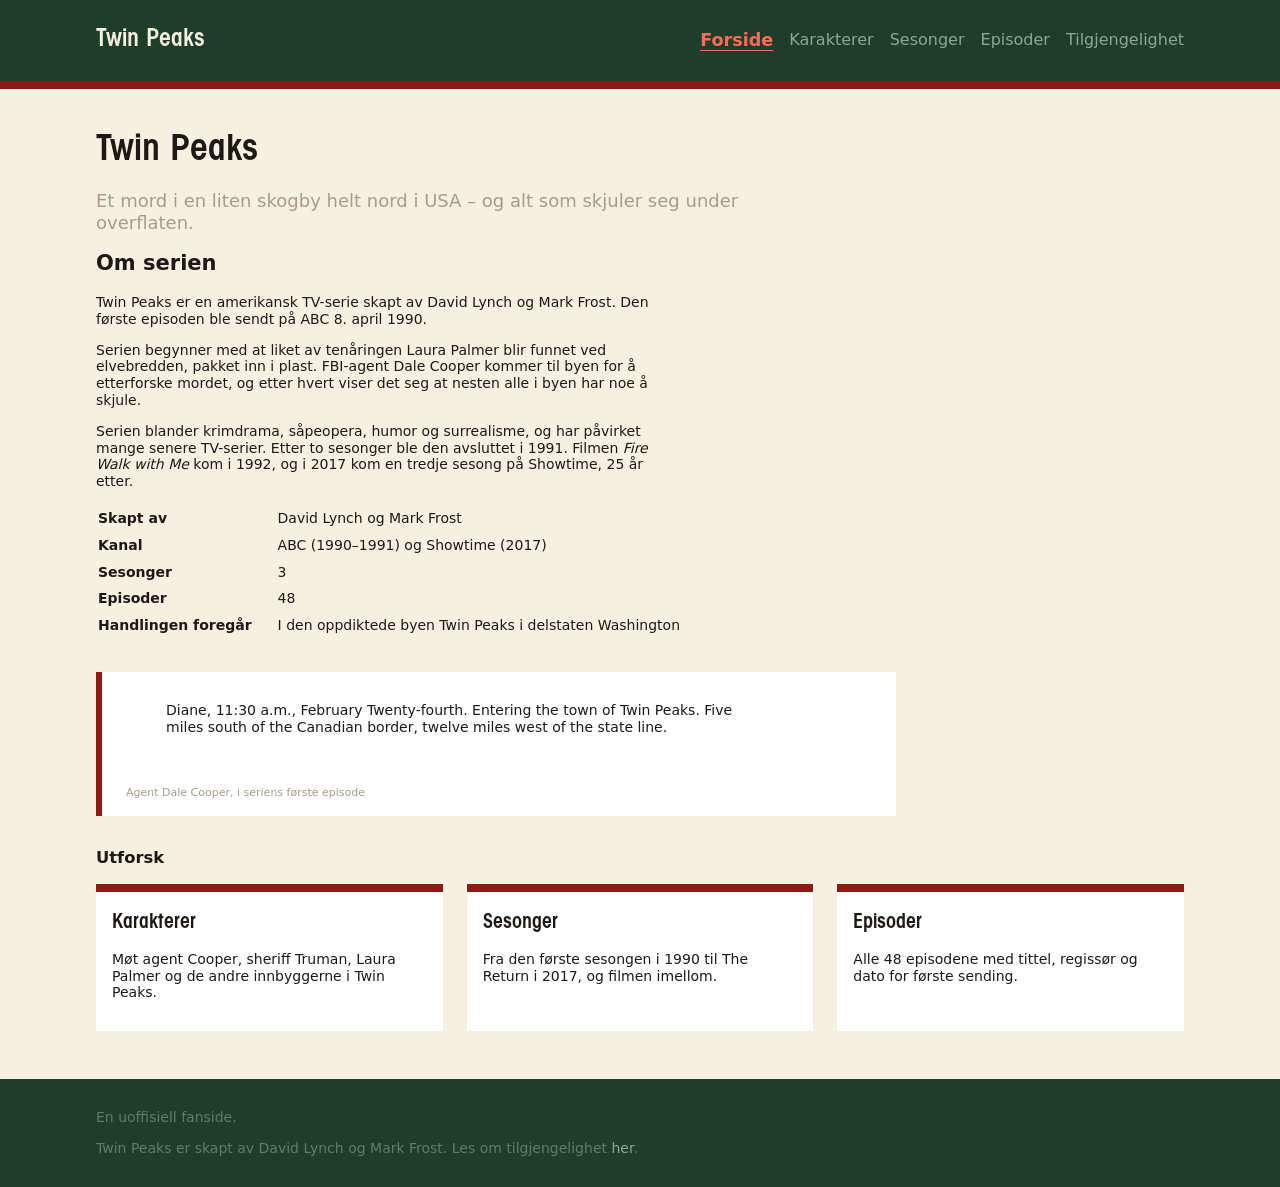
<file: Code-along/Uke 43 og 44 - UU - Twin Peaks/index.html>
<!doctype html>
<html lang="nb-NO">
	<head>
		<meta charset="UTF-8" />
		<meta name="viewport" content="width=device-width, initial-scale=1.0" />
		<title>Twin Peaks</title>
		<link rel="stylesheet" href="css/style.css" />
	</head>
	<body>
		<a id="go-to-main" href="#main">Gå til hovedinnhold</a>
		<header class="header">
			<nav class="wrap header-inner" aria-label="hovedmeny">
				<a class="logo" href="index.html">Twin Peaks</a>
				<ul class="menu">
					<li><a class="menu-item" aria-current="page" href="index.html">Forside</a></li>
					<li><a class="menu-item" href="karakterer.html">Karakterer</a></li>
					<li><a class="menu-item" href="sesonger.html">Sesonger</a></li>
					<li><a class="menu-item" href="episoder.html">Episoder</a></li>
					<li><a class="menu-item" href="tilgjengelighet.html">Tilgjengelighet</a></li>
				</ul>
			</nav>
		</header>
		<main id="main" class="content">
			<section class="wrap">
				<h1 class="page-title">Twin Peaks</h1>
				<p class="lead">
					Et mord i en liten skogby helt nord i USA – og alt som skjuler seg under overflaten.
				</p>

				<h2>Om serien</h2>
				<p>
					Twin Peaks er en amerikansk TV-serie skapt av David Lynch og Mark Frost. Den første
					episoden ble sendt på ABC 8. april 1990.
				</p>
				<p>
					Serien begynner med at liket av tenåringen Laura Palmer blir funnet ved elvebredden,
					pakket inn i plast. FBI-agent Dale Cooper kommer til byen for å etterforske mordet, og
					etter hvert viser det seg at nesten alle i byen har noe å skjule.
				</p>
				<p>
					Serien blander krimdrama, såpeopera, humor og surrealisme, og har påvirket mange senere
					TV-serier. Etter to sesonger ble den avsluttet i 1991. Filmen <i>Fire Walk with Me</i> kom
					i 1992, og i 2017 kom en tredje sesong på Showtime, 25 år etter.
				</p>

				<table class="facts">
					<tr>
						<td><b>Skapt av</b></td>
						<td>David Lynch og Mark Frost</td>
					</tr>
					<tr>
						<td><b>Kanal</b></td>
						<td>ABC (1990–1991) og Showtime (2017)</td>
					</tr>
					<tr>
						<td><b>Sesonger</b></td>
						<td>3</td>
					</tr>
					<tr>
						<td><b>Episoder</b></td>
						<td>48</td>
					</tr>
					<tr>
						<td><b>Handlingen foregår</b></td>
						<td>I den oppdiktede byen Twin Peaks i delstaten Washington</td>
					</tr>
				</table>

				<article class="quote">
					<blockquote lang="en">
						<p>
							Diane, 11:30 a.m., February Twenty-fourth. Entering the town of Twin Peaks. Five miles
							south of the Canadian border, twelve miles west of the state line.
						</p>
					</blockquote>
					<br /><br />
					<span class="small">Agent Dale Cooper, i seriens første episode</span>
				</article>

				<h3>Utforsk</h3>
				<aside class="cards">
					<article class="card">
						<h4><a class="card-title" href="karakterer.html">Karakterer </a></h4>
						<p>
							Møt agent Cooper, sheriff Truman, Laura Palmer og de andre innbyggerne i Twin Peaks.
						</p>
					</article>
					<article class="card">
						<h4><a class="card-title" href="sesonger.html"> Sesonger</a></h4>
						<p>Fra den første sesongen i 1990 til The Return i 2017, og filmen imellom.</p>
					</article>
					<article class="card">
						<h4><a class="card-title" href="episoder.html">Episoder</a></h4>
						<p>Alle 48 episodene med tittel, regissør og dato for første sending.</p>
					</article>
				</aside>
			</section>
		</main>

		<footer class="footer">
			<div class="wrap">
				<p>En uoffisiell fanside.</p>
				<p>
					Twin Peaks er skapt av David Lynch og Mark Frost. Les om tilgjengelighet
					<a href="tilgjengelighet.html">her</a>.
				</p>
			</div>
		</footer>
	</body>
</html>
</file>
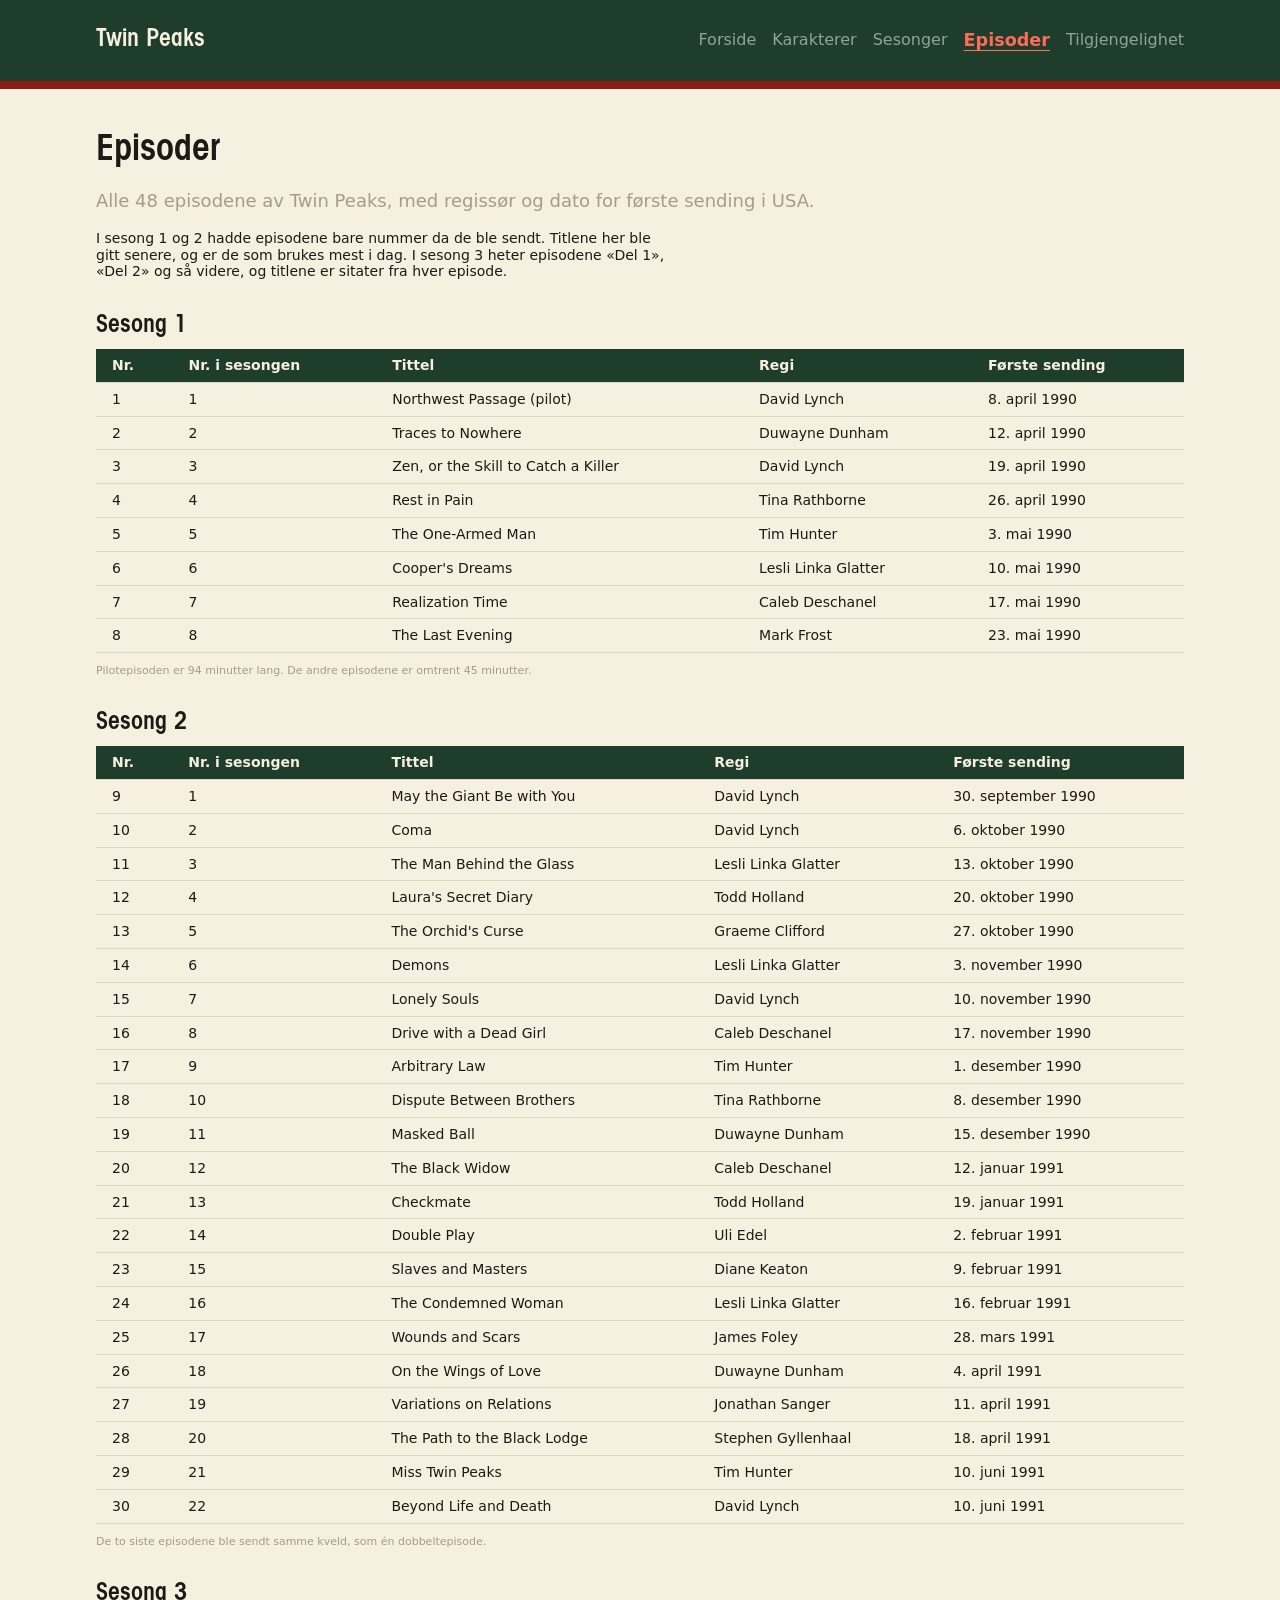
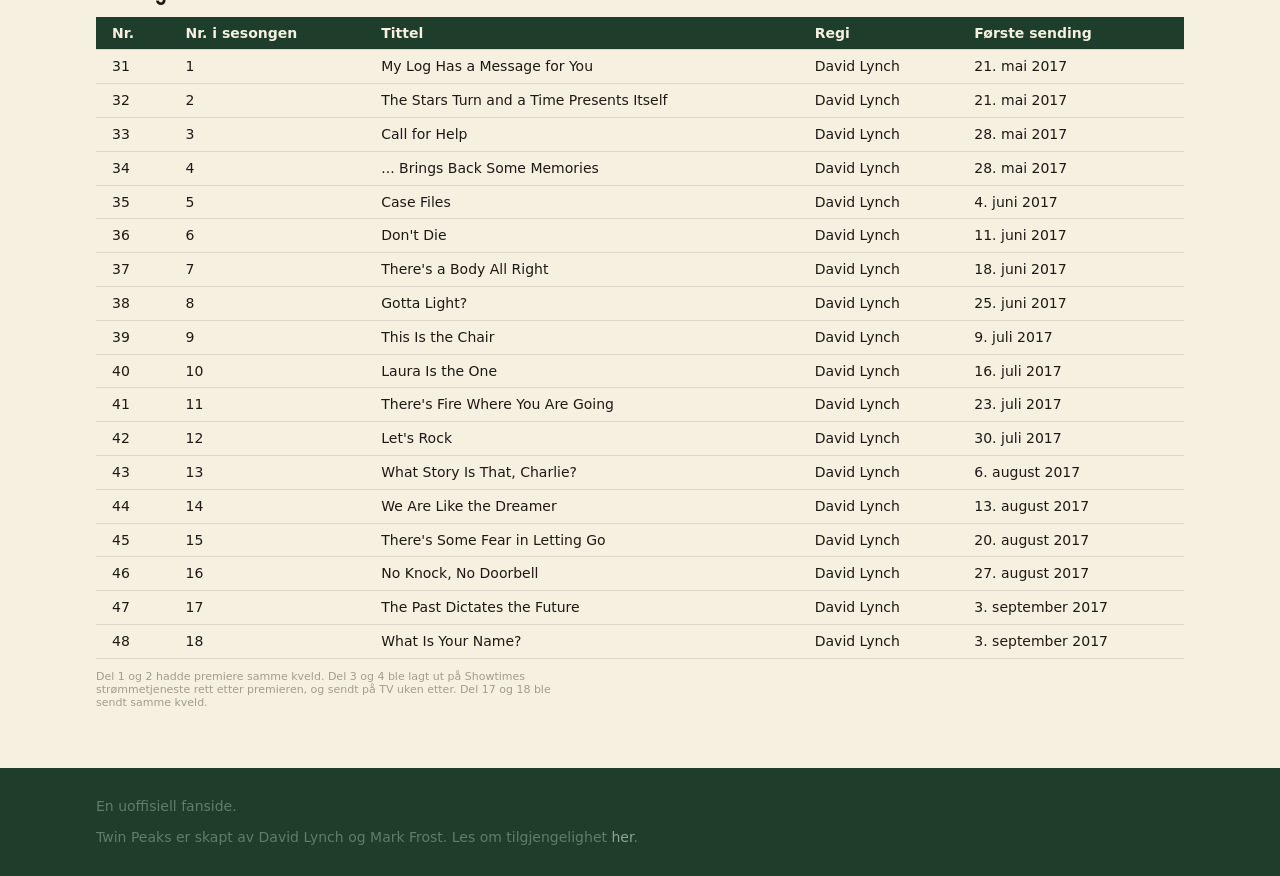
<file: Code-along/Uke 43 og 44 - UU - Twin Peaks/episoder.html>
<!doctype html>
<html lang="nb-NO">
	<head>
		<meta charset="UTF-8" />
		<meta name="viewport" content="width=device-width, initial-scale=1.0" />
		<title>Twin Peaks</title>
		<link rel="stylesheet" href="css/style.css" />
	</head>
	<body>
		<header class="header">
			<nav class="wrap header-inner" aria-label="hovedmeny">
				<a class="logo" href="index.html">Twin Peaks</a>
				<ul class="menu">
					<li><a class="menu-item" href="index.html">Forside</a></li>
					<li><a class="menu-item" href="karakterer.html">Karakterer</a></li>
					<li><a class="menu-item" href="sesonger.html">Sesonger</a></li>
					<li><a class="menu-item" aria-current="page" href="episoder.html">Episoder</a></li>
					<li><a class="menu-item" href="tilgjengelighet.html">Tilgjengelighet</a></li>
				</ul>
			</nav>
		</header>

		<div class="content">
			<div class="wrap">
				<div class="page-title">Episoder</div>
				<p class="lead">
					Alle 48 episodene av Twin Peaks, med regissør og dato for første sending i USA.
				</p>
				<p>
					I sesong 1 og 2 hadde episodene bare nummer da de ble sendt. Titlene her ble gitt senere,
					og er de som brukes mest i dag. I sesong 3 heter episodene «Del 1», «Del 2» og så videre,
					og titlene er sitater fra hver episode.
				</p>

				<h4>Sesong 1</h4>
				<table class="episodes">
					<tr class="table-head">
						<td>Nr.</td>
						<td>Nr. i sesongen</td>
						<td>Tittel</td>
						<td>Regi</td>
						<td>Første sending</td>
					</tr>
					<tr>
						<td>1</td>
						<td>1</td>
						<td>Northwest Passage (pilot)</td>
						<td>David Lynch</td>
						<td>8. april 1990</td>
					</tr>
					<tr>
						<td>2</td>
						<td>2</td>
						<td>Traces to Nowhere</td>
						<td>Duwayne Dunham</td>
						<td>12. april 1990</td>
					</tr>
					<tr>
						<td>3</td>
						<td>3</td>
						<td>Zen, or the Skill to Catch a Killer</td>
						<td>David Lynch</td>
						<td>19. april 1990</td>
					</tr>
					<tr>
						<td>4</td>
						<td>4</td>
						<td>Rest in Pain</td>
						<td>Tina Rathborne</td>
						<td>26. april 1990</td>
					</tr>
					<tr>
						<td>5</td>
						<td>5</td>
						<td>The One-Armed Man</td>
						<td>Tim Hunter</td>
						<td>3. mai 1990</td>
					</tr>
					<tr>
						<td>6</td>
						<td>6</td>
						<td>Cooper's Dreams</td>
						<td>Lesli Linka Glatter</td>
						<td>10. mai 1990</td>
					</tr>
					<tr>
						<td>7</td>
						<td>7</td>
						<td>Realization Time</td>
						<td>Caleb Deschanel</td>
						<td>17. mai 1990</td>
					</tr>
					<tr>
						<td>8</td>
						<td>8</td>
						<td>The Last Evening</td>
						<td>Mark Frost</td>
						<td>23. mai 1990</td>
					</tr>
				</table>
				<p class="small">
					Pilotepisoden er 94 minutter lang. De andre episodene er omtrent 45 minutter.
				</p>

				<h4>Sesong 2</h4>
				<table class="episodes">
					<tr class="table-head">
						<td>Nr.</td>
						<td>Nr. i sesongen</td>
						<td>Tittel</td>
						<td>Regi</td>
						<td>Første sending</td>
					</tr>
					<tr>
						<td>9</td>
						<td>1</td>
						<td>May the Giant Be with You</td>
						<td>David Lynch</td>
						<td>30. september 1990</td>
					</tr>
					<tr>
						<td>10</td>
						<td>2</td>
						<td>Coma</td>
						<td>David Lynch</td>
						<td>6. oktober 1990</td>
					</tr>
					<tr>
						<td>11</td>
						<td>3</td>
						<td>The Man Behind the Glass</td>
						<td>Lesli Linka Glatter</td>
						<td>13. oktober 1990</td>
					</tr>
					<tr>
						<td>12</td>
						<td>4</td>
						<td>Laura's Secret Diary</td>
						<td>Todd Holland</td>
						<td>20. oktober 1990</td>
					</tr>
					<tr>
						<td>13</td>
						<td>5</td>
						<td>The Orchid's Curse</td>
						<td>Graeme Clifford</td>
						<td>27. oktober 1990</td>
					</tr>
					<tr>
						<td>14</td>
						<td>6</td>
						<td>Demons</td>
						<td>Lesli Linka Glatter</td>
						<td>3. november 1990</td>
					</tr>
					<tr>
						<td>15</td>
						<td>7</td>
						<td>Lonely Souls</td>
						<td>David Lynch</td>
						<td>10. november 1990</td>
					</tr>
					<tr>
						<td>16</td>
						<td>8</td>
						<td>Drive with a Dead Girl</td>
						<td>Caleb Deschanel</td>
						<td>17. november 1990</td>
					</tr>
					<tr>
						<td>17</td>
						<td>9</td>
						<td>Arbitrary Law</td>
						<td>Tim Hunter</td>
						<td>1. desember 1990</td>
					</tr>
					<tr>
						<td>18</td>
						<td>10</td>
						<td>Dispute Between Brothers</td>
						<td>Tina Rathborne</td>
						<td>8. desember 1990</td>
					</tr>
					<tr>
						<td>19</td>
						<td>11</td>
						<td>Masked Ball</td>
						<td>Duwayne Dunham</td>
						<td>15. desember 1990</td>
					</tr>
					<tr>
						<td>20</td>
						<td>12</td>
						<td>The Black Widow</td>
						<td>Caleb Deschanel</td>
						<td>12. januar 1991</td>
					</tr>
					<tr>
						<td>21</td>
						<td>13</td>
						<td>Checkmate</td>
						<td>Todd Holland</td>
						<td>19. januar 1991</td>
					</tr>
					<tr>
						<td>22</td>
						<td>14</td>
						<td>Double Play</td>
						<td>Uli Edel</td>
						<td>2. februar 1991</td>
					</tr>
					<tr>
						<td>23</td>
						<td>15</td>
						<td>Slaves and Masters</td>
						<td>Diane Keaton</td>
						<td>9. februar 1991</td>
					</tr>
					<tr>
						<td>24</td>
						<td>16</td>
						<td>The Condemned Woman</td>
						<td>Lesli Linka Glatter</td>
						<td>16. februar 1991</td>
					</tr>
					<tr>
						<td>25</td>
						<td>17</td>
						<td>Wounds and Scars</td>
						<td>James Foley</td>
						<td>28. mars 1991</td>
					</tr>
					<tr>
						<td>26</td>
						<td>18</td>
						<td>On the Wings of Love</td>
						<td>Duwayne Dunham</td>
						<td>4. april 1991</td>
					</tr>
					<tr>
						<td>27</td>
						<td>19</td>
						<td>Variations on Relations</td>
						<td>Jonathan Sanger</td>
						<td>11. april 1991</td>
					</tr>
					<tr>
						<td>28</td>
						<td>20</td>
						<td>The Path to the Black Lodge</td>
						<td>Stephen Gyllenhaal</td>
						<td>18. april 1991</td>
					</tr>
					<tr>
						<td>29</td>
						<td>21</td>
						<td>Miss Twin Peaks</td>
						<td>Tim Hunter</td>
						<td>10. juni 1991</td>
					</tr>
					<tr>
						<td>30</td>
						<td>22</td>
						<td>Beyond Life and Death</td>
						<td>David Lynch</td>
						<td>10. juni 1991</td>
					</tr>
				</table>
				<p class="small">De to siste episodene ble sendt samme kveld, som én dobbeltepisode.</p>

				<h4>Sesong 3</h4>
				<table class="episodes">
					<tr class="table-head">
						<td>Nr.</td>
						<td>Nr. i sesongen</td>
						<td>Tittel</td>
						<td>Regi</td>
						<td>Første sending</td>
					</tr>
					<tr>
						<td>31</td>
						<td>1</td>
						<td>My Log Has a Message for You</td>
						<td>David Lynch</td>
						<td>21. mai 2017</td>
					</tr>
					<tr>
						<td>32</td>
						<td>2</td>
						<td>The Stars Turn and a Time Presents Itself</td>
						<td>David Lynch</td>
						<td>21. mai 2017</td>
					</tr>
					<tr>
						<td>33</td>
						<td>3</td>
						<td>Call for Help</td>
						<td>David Lynch</td>
						<td>28. mai 2017</td>
					</tr>
					<tr>
						<td>34</td>
						<td>4</td>
						<td>... Brings Back Some Memories</td>
						<td>David Lynch</td>
						<td>28. mai 2017</td>
					</tr>
					<tr>
						<td>35</td>
						<td>5</td>
						<td>Case Files</td>
						<td>David Lynch</td>
						<td>4. juni 2017</td>
					</tr>
					<tr>
						<td>36</td>
						<td>6</td>
						<td>Don't Die</td>
						<td>David Lynch</td>
						<td>11. juni 2017</td>
					</tr>
					<tr>
						<td>37</td>
						<td>7</td>
						<td>There's a Body All Right</td>
						<td>David Lynch</td>
						<td>18. juni 2017</td>
					</tr>
					<tr>
						<td>38</td>
						<td>8</td>
						<td>Gotta Light?</td>
						<td>David Lynch</td>
						<td>25. juni 2017</td>
					</tr>
					<tr>
						<td>39</td>
						<td>9</td>
						<td>This Is the Chair</td>
						<td>David Lynch</td>
						<td>9. juli 2017</td>
					</tr>
					<tr>
						<td>40</td>
						<td>10</td>
						<td>Laura Is the One</td>
						<td>David Lynch</td>
						<td>16. juli 2017</td>
					</tr>
					<tr>
						<td>41</td>
						<td>11</td>
						<td>There's Fire Where You Are Going</td>
						<td>David Lynch</td>
						<td>23. juli 2017</td>
					</tr>
					<tr>
						<td>42</td>
						<td>12</td>
						<td>Let's Rock</td>
						<td>David Lynch</td>
						<td>30. juli 2017</td>
					</tr>
					<tr>
						<td>43</td>
						<td>13</td>
						<td>What Story Is That, Charlie?</td>
						<td>David Lynch</td>
						<td>6. august 2017</td>
					</tr>
					<tr>
						<td>44</td>
						<td>14</td>
						<td>We Are Like the Dreamer</td>
						<td>David Lynch</td>
						<td>13. august 2017</td>
					</tr>
					<tr>
						<td>45</td>
						<td>15</td>
						<td>There's Some Fear in Letting Go</td>
						<td>David Lynch</td>
						<td>20. august 2017</td>
					</tr>
					<tr>
						<td>46</td>
						<td>16</td>
						<td>No Knock, No Doorbell</td>
						<td>David Lynch</td>
						<td>27. august 2017</td>
					</tr>
					<tr>
						<td>47</td>
						<td>17</td>
						<td>The Past Dictates the Future</td>
						<td>David Lynch</td>
						<td>3. september 2017</td>
					</tr>
					<tr>
						<td>48</td>
						<td>18</td>
						<td>What Is Your Name?</td>
						<td>David Lynch</td>
						<td>3. september 2017</td>
					</tr>
				</table>
				<p class="small">
					Del 1 og 2 hadde premiere samme kveld. Del 3 og 4 ble lagt ut på Showtimes strømmetjeneste
					rett etter premieren, og sendt på TV uken etter. Del 17 og 18 ble sendt samme kveld.
				</p>
			</div>
		</div>

		<div class="footer">
			<div class="wrap">
				<p>En uoffisiell fanside.</p>
				<p>
					Twin Peaks er skapt av David Lynch og Mark Frost. Les om tilgjengelighet
					<a href="tilgjengelighet.html">her</a>.
				</p>
			</div>
		</div>
	</body>
</html>
</file>
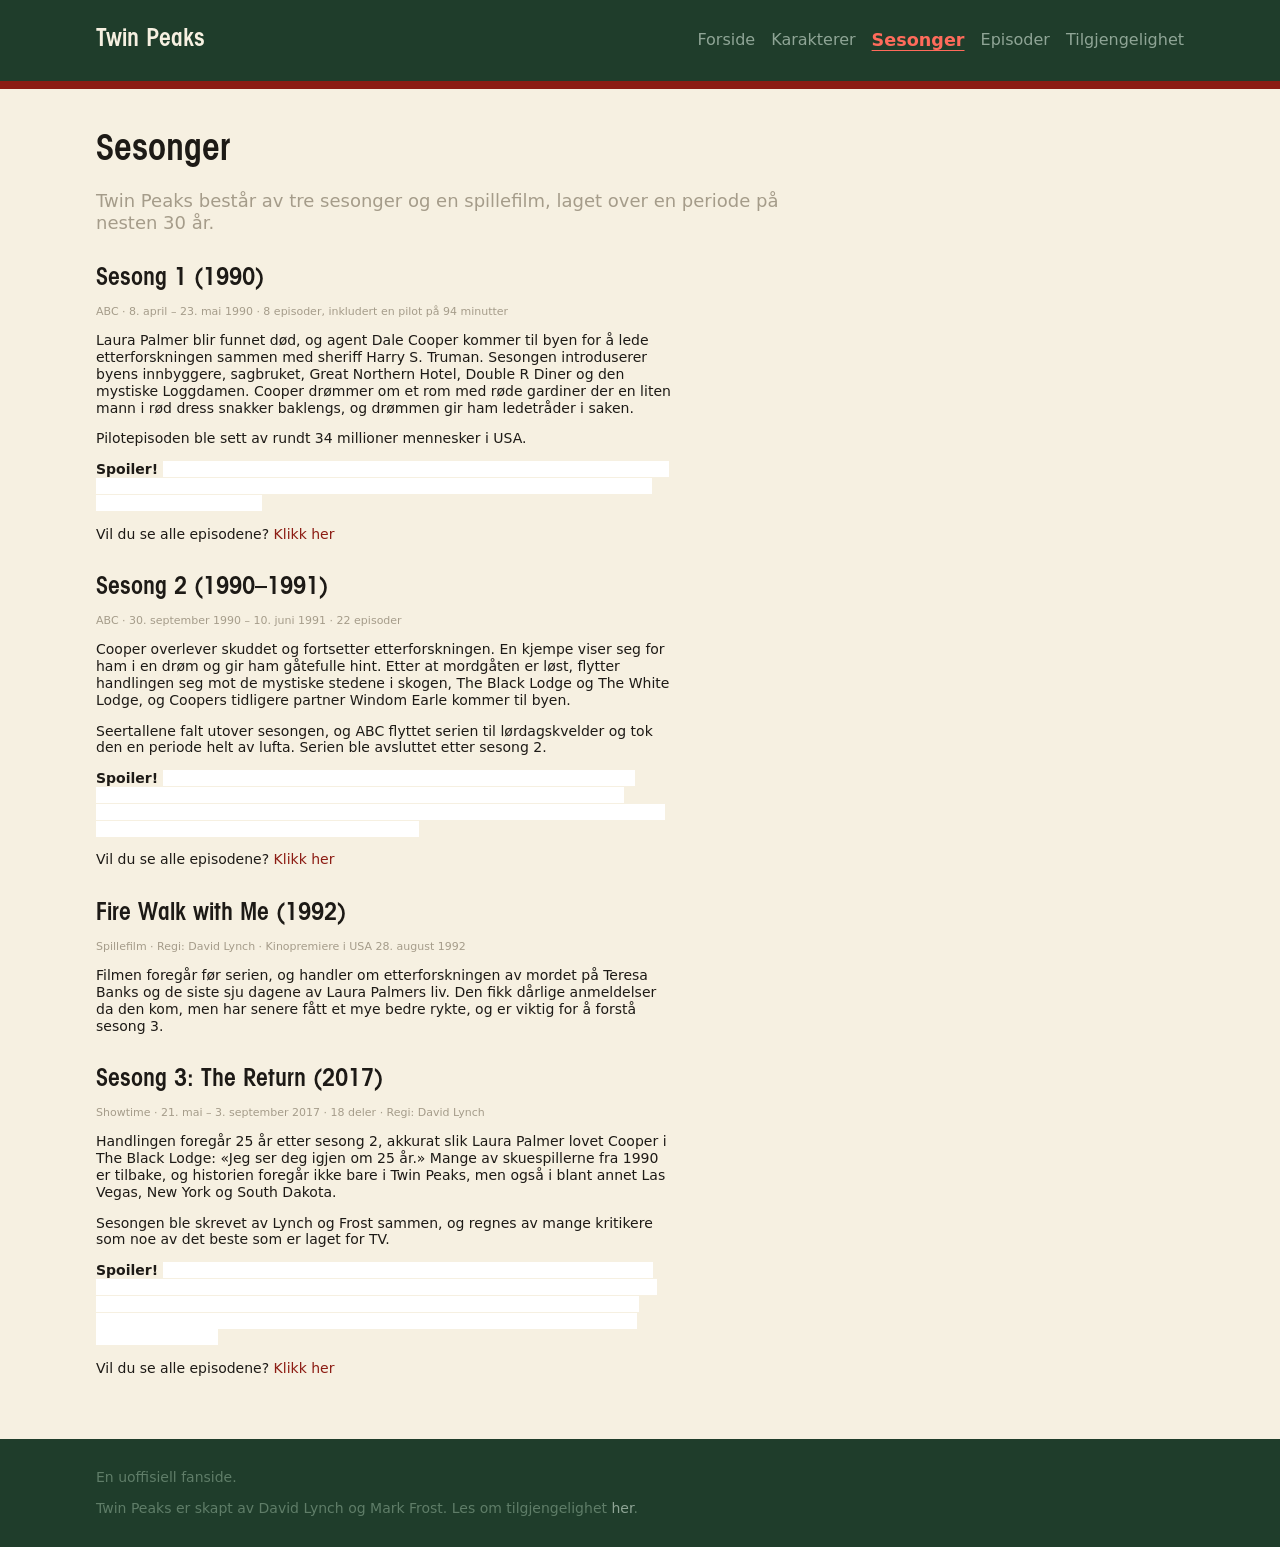
<file: Code-along/Uke 43 og 44 - UU - Twin Peaks/sesonger.html>
<!doctype html>
<html lang="en">
	<head>
		<meta charset="UTF-8" />
		<meta name="viewport" content="width=device-width, initial-scale=1.0" />
		<title>Twin Peaks</title>
		<link rel="stylesheet" href="css/style.css" />
	</head>
	<body>
		<header class="header">
			<nav class="wrap header-inner" aria-label="hovedmeny">
				<a class="logo" href="index.html">Twin Peaks</a>
				<ul class="menu">
					<li><a class="menu-item" href="index.html">Forside</a></li>
					<li><a class="menu-item" href="karakterer.html">Karakterer</a></li>
					<li><a class="menu-item" aria-current="page" href="sesonger.html">Sesonger</a></li>
					<li><a class="menu-item" href="episoder.html">Episoder</a></li>
					<li><a class="menu-item" href="tilgjengelighet.html">Tilgjengelighet</a></li>
				</ul>
			</nav>
		</header>

		<div class="content">
			<div class="wrap">
				<div class="page-title">Sesonger</div>
				<p class="lead">
					Twin Peaks består av tre sesonger og en spillefilm, laget over en periode på nesten 30 år.
				</p>

				<h4>Sesong 1 (1990)</h4>
				<p class="small">
					ABC · 8. april – 23. mai 1990 · 8 episoder, inkludert en pilot på 94 minutter
				</p>
				<p>
					Laura Palmer blir funnet død, og agent Dale Cooper kommer til byen for å lede
					etterforskningen sammen med sheriff Harry S. Truman. Sesongen introduserer byens
					innbyggere, sagbruket, Great Northern Hotel, Double R Diner og den mystiske Loggdamen.
					Cooper drømmer om et rom med røde gardiner der en liten mann i rød dress snakker baklengs,
					og drømmen gir ham ledetråder i saken.
				</p>
				<p>Pilotepisoden ble sett av rundt 34 millioner mennesker i USA.</p>
				<p>
					<b>Spoiler!</b>
					<span class="spoiler"
						>Sesongen ender med flere cliffhangere samtidig: Cooper blir skutt av en ukjent person
						på hotellrommet sitt, sagbruket står i flammer, og flere av byens innbyggere er i
						livsfare.</span
					>
				</p>
				<p>Vil du se alle episodene? <a href="episoder.html">Klikk her</a></p>

				<h4>Sesong 2 (1990–1991)</h4>
				<p class="small">ABC · 30. september 1990 – 10. juni 1991 · 22 episoder</p>
				<p>
					Cooper overlever skuddet og fortsetter etterforskningen. En kjempe viser seg for ham i en
					drøm og gir ham gåtefulle hint. Etter at mordgåten er løst, flytter handlingen seg mot de
					mystiske stedene i skogen, The Black Lodge og The White Lodge, og Coopers tidligere
					partner Windom Earle kommer til byen.
				</p>
				<p>
					Seertallene falt utover sesongen, og ABC flyttet serien til lørdagskvelder og tok den en
					periode helt av lufta. Serien ble avsluttet etter sesong 2.
				</p>
				<p>
					<b>Spoiler!</b>
					<span class="spoiler"
						>I den siste episoden, regissert av David Lynch, går Cooper inn i The Black Lodge for å
						redde Annie Blackburn. Han kommer ut igjen, men det er dobbeltgjengeren hans som har
						kommet ut, besatt av den onde ånden BOB. Den virkelige Cooper blir fanget i The Black
						Lodge.</span
					>
				</p>
				<p>Vil du se alle episodene? <a href="episoder.html">Klikk her</a></p>

				<h4>Fire Walk with Me (1992)</h4>
				<p class="small">Spillefilm · Regi: David Lynch · Kinopremiere i USA 28. august 1992</p>
				<p>
					Filmen foregår før serien, og handler om etterforskningen av mordet på Teresa Banks og de
					siste sju dagene av Laura Palmers liv. Den fikk dårlige anmeldelser da den kom, men har
					senere fått et mye bedre rykte, og er viktig for å forstå sesong 3.
				</p>

				<h4>Sesong 3: The Return (2017)</h4>
				<p class="small">Showtime · 21. mai – 3. september 2017 · 18 deler · Regi: David Lynch</p>
				<p>
					Handlingen foregår 25 år etter sesong 2, akkurat slik Laura Palmer lovet Cooper i The
					Black Lodge: «Jeg ser deg igjen om 25 år.» Mange av skuespillerne fra 1990 er tilbake, og
					historien foregår ikke bare i Twin Peaks, men også i blant annet Las Vegas, New York og
					South Dakota.
				</p>
				<p>
					Sesongen ble skrevet av Lynch og Frost sammen, og regnes av mange kritikere som noe av det
					beste som er laget for TV.
				</p>
				<p>
					<b>Spoiler!</b>
					<span class="spoiler"
						>Dobbeltgjengeren har levd som kriminell i 25 år. Den virkelige Cooper kommer seg ut av
						The Black Lodge, men havner i Las Vegas som den forvirrede forsikringsagenten Dougie
						Jones. Del 8 viser opprinnelsen til BOB i den første atomprøvesprengningen i 1945.
						Serien slutter med spørsmålet "What year is this?" og et skrik.</span
					>
				</p>
				<p>Vil du se alle episodene? <a href="episoder.html">Klikk her</a></p>
			</div>
		</div>

		<div class="footer">
			<div class="wrap">
				<p>En uoffisiell fanside.</p>
				<p>
					Twin Peaks er skapt av David Lynch og Mark Frost. Les om tilgjengelighet
					<a href="tilgjengelighet.html">her</a>.
				</p>
			</div>
		</div>
	</body>
</html>
</file>
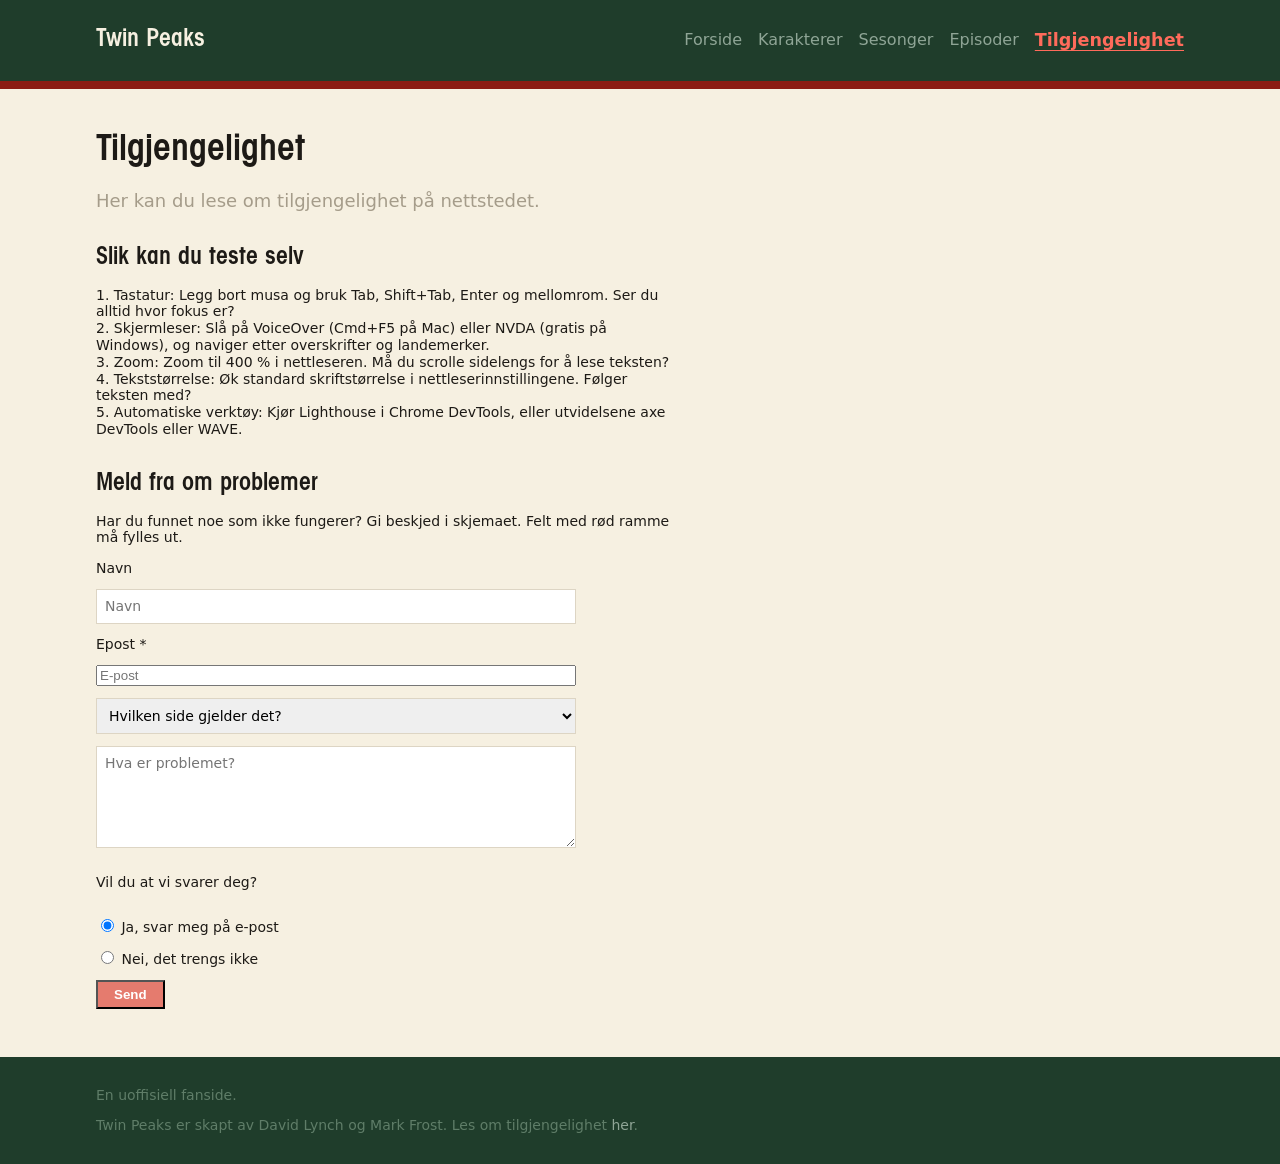
<file: Code-along/Uke 43 og 44 - UU - Twin Peaks/tilgjengelighet.html>
<!doctype html>
<html lang="en">
	<head>
		<meta charset="UTF-8" />
		<meta name="viewport" content="width=device-width, initial-scale=1.0" />
		<title>Twin Peaks</title>
		<link rel="stylesheet" href="css/style.css" />
	</head>
	<body>
		<header class="header">
			<nav class="wrap header-inner" aria-label="hovedmeny">
				<a class="logo" href="index.html">Twin Peaks</a>
				<ul class="menu">
					<li><a class="menu-item" href="index.html">Forside</a></li>
					<li><a class="menu-item" href="karakterer.html">Karakterer</a></li>
					<li><a class="menu-item" href="sesonger.html">Sesonger</a></li>
					<li><a class="menu-item" href="episoder.html">Episoder</a></li>
					<li>
						<a class="menu-item" aria-current="page" href="tilgjengelighet.html">Tilgjengelighet</a>
					</li>
				</ul>
			</nav>
		</header>

		<div class="content">
			<div class="wrap">
				<div class="page-title">Tilgjengelighet</div>
				<p class="lead">Her kan du lese om tilgjengelighet på nettstedet.</p>

				<h4>Slik kan du teste selv</h4>
				<p>
					1. Tastatur: Legg bort musa og bruk Tab, Shift+Tab, Enter og mellomrom. Ser du alltid hvor
					fokus er?<br />
					2. Skjermleser: Slå på VoiceOver (Cmd+F5 på Mac) eller NVDA (gratis på Windows), og
					naviger etter overskrifter og landemerker.<br />
					3. Zoom: Zoom til 400 % i nettleseren. Må du scrolle sidelengs for å lese teksten?<br />
					4. Tekststørrelse: Øk standard skriftstørrelse i nettleserinnstillingene. Følger teksten
					med?<br />
					5. Automatiske verktøy: Kjør Lighthouse i Chrome DevTools, eller utvidelsene axe DevTools
					eller WAVE.
				</p>

				<h4>Meld fra om problemer</h4>
				<p>
					Har du funnet noe som ikke fungerer? Gi beskjed i skjemaet. Felt med rød ramme må fylles
					ut.
				</p>

				<form class="form">
					<label for="name">Navn</label>
					<input type="text" id="name" placeholder="Navn" />
					<label for="email">Epost <span aria-hidden="true">*</span></label>
					<input type="email" id="email" required placeholder="E-post" />
					<select>
						<option>Hvilken side gjelder det?</option>
						<option>Forside</option>
						<option>Karakterer</option>
						<option>Sesonger</option>
						<option>Episoder</option>
						<option>Tilgjengelighet</option>
					</select>
					<textarea required rows="5" placeholder="Hva er problemet?"></textarea>
					<p>Vil du at vi svarer deg?</p>
					<label><input type="radio" name="svar" checked /> Ja, svar meg på e-post</label>
					<label><input type="radio" name="svar" /> Nei, det trengs ikke</label>
					<button class="button" type="submit">Send</button>
				</form>
			</div>
		</div>

		<div class="footer">
			<div class="wrap">
				<p>En uoffisiell fanside.</p>
				<p>
					Twin Peaks er skapt av David Lynch og Mark Frost. Les om tilgjengelighet
					<a href="tilgjengelighet.html">her</a>.
				</p>
			</div>
		</div>
	</body>
</html>
</file>
<file: Code-along/Uke 43 og 44 - UU - Twin Peaks/css/style.css>
@font-face {
	font-family: "ITC Avant Garde Gothic Demi Condensed";
	src: url("../fonts/ITC Avant Garde Gothic Demi Condensed.otf") format("opentype");
}

:root {
	--bg: #f6f0e1;
	--text: #1d1a16;
	--light: #a59c8a;
	--red: #8c1c13;
	--green: #1f3d2b;
	--focus: #ffd166;
	--header-font: "ITC Avant Garde Gothic Demi Condensed", Georgia, serif;
}

* {
	box-sizing: border-box;
}

:focus-visible {
	outline: 3px solid var(--focus);
	outline-offset: 6px;
}

body {
	margin: 0;
	font-family: system-ui, sans-serif;
	font-size: 14px;
	line-height: 1.2;
	color: var(--text);
	background: var(--bg);
}

#go-to-main {
	position: absolute;
	left: 1rem;
	top: -10rem;

	&:focus {
		top: 1rem;
	}
}

h1,
h4,
.page-title,
.card-title {
	font-family: var(--header-font);
	color: var(--text);
}

h4:has(.card-title) {
	margin-top: 0;
}

p,
li {
	max-width: 65ch;
}

img {
	width: 100%;
	height: 300px;
	object-fit: cover;
}

a {
	color: var(--red);
	text-decoration: none;
}

.wrap {
	max-width: 70rem;
	margin: 0 auto;
	padding: 0 1rem;
}

/* ---------- Topplinje og meny ---------- */
.header,
.footer {
	background: var(--green);
	color: #5f7d68;
	padding: 1rem 0;
}

.header {
	border-bottom: 0.5rem solid var(--red);
}

.header-inner {
	display: flex;
	justify-content: space-between;
	align-items: center;
}

.logo {
	margin: 0;
	font-size: 24px;
	color: var(--bg);
	cursor: pointer;
	font-family: var(--header-font);
}

.menu {
	display: flex;
	gap: 1rem;
	list-style: none;
}

.menu-item {
	font-size: 1rem;
	color: #8fa596;
	cursor: pointer;
	white-space: nowrap;
}

header nav a[aria-current="page"] {
	color: #ff6b5b;
	text-decoration: underline;
	text-underline-offset: 4px;
	font-weight: bold;
	font-size: 1.1rem;
}

.footer a {
	color: #8fa596;
}

/* ---------- Innhold ---------- */
.content {
	padding: 1rem 0 3rem;
}

.page-title {
	margin: 1.5rem 0 1rem;
	font-size: 36px;
}

h4 {
	margin: 2rem 0 0.5rem;
	font-size: 24px;
}

.lead {
	font-size: 18px;
	color: var(--light);
}

.small {
	font-size: 11px;
	color: var(--light);
}

.facts td {
	padding: 0.25rem 1.5rem 0.25rem 0;
}

.quote {
	margin: 2rem 0;
	padding: 1rem 1.5rem;
	max-width: 50rem;
	background: white;
	border-left: 0.4rem solid var(--red);
}

/* ---------- Kort ---------- */
.cards {
	display: grid;
	grid-template-columns: repeat(auto-fill, minmax(16rem, 1fr));
	gap: 1.5rem;
}

.card {
	display: block;
	padding: 1rem;
	color: var(--text);
	background: white;
	border-top: 0.5rem solid var(--red);
}

.card-title {
	font-size: 20px;
}

.read-more {
	color: var(--red);
}

/* ---------- Spoilere ---------- */
.spoiler {
	color: white;
	background: white;
}

.spoiler:hover {
	color: var(--text);
}

/* ---------- Tabeller ---------- */
.episodes {
	width: 100%;
	min-width: 700px;
	border-collapse: collapse;
}

.episodes td {
	padding: 0.5rem 1rem;
	border-bottom: 1px solid #e0d8c6;
}

.table-head td {
	font-weight: bold;
	color: var(--bg);
	background: var(--green);
}

/* ---------- Skjema ---------- */
.form {
	display: flex;
	flex-direction: column;
	gap: 0.75rem;
	max-width: 30rem;
}

.form input[type="text"],
.form select,
.form textarea {
	padding: 0.5rem;
	font: inherit;
	border: 1px solid #ddd5c4;
}

.form {
	border-color: #e5a29a;
}

.button {
	align-self: start;
	padding: 0.3rem 1rem;
	font-weight: bold;
	color: white;
	background: #e57b6e;
	cursor: pointer;
}
</file>
